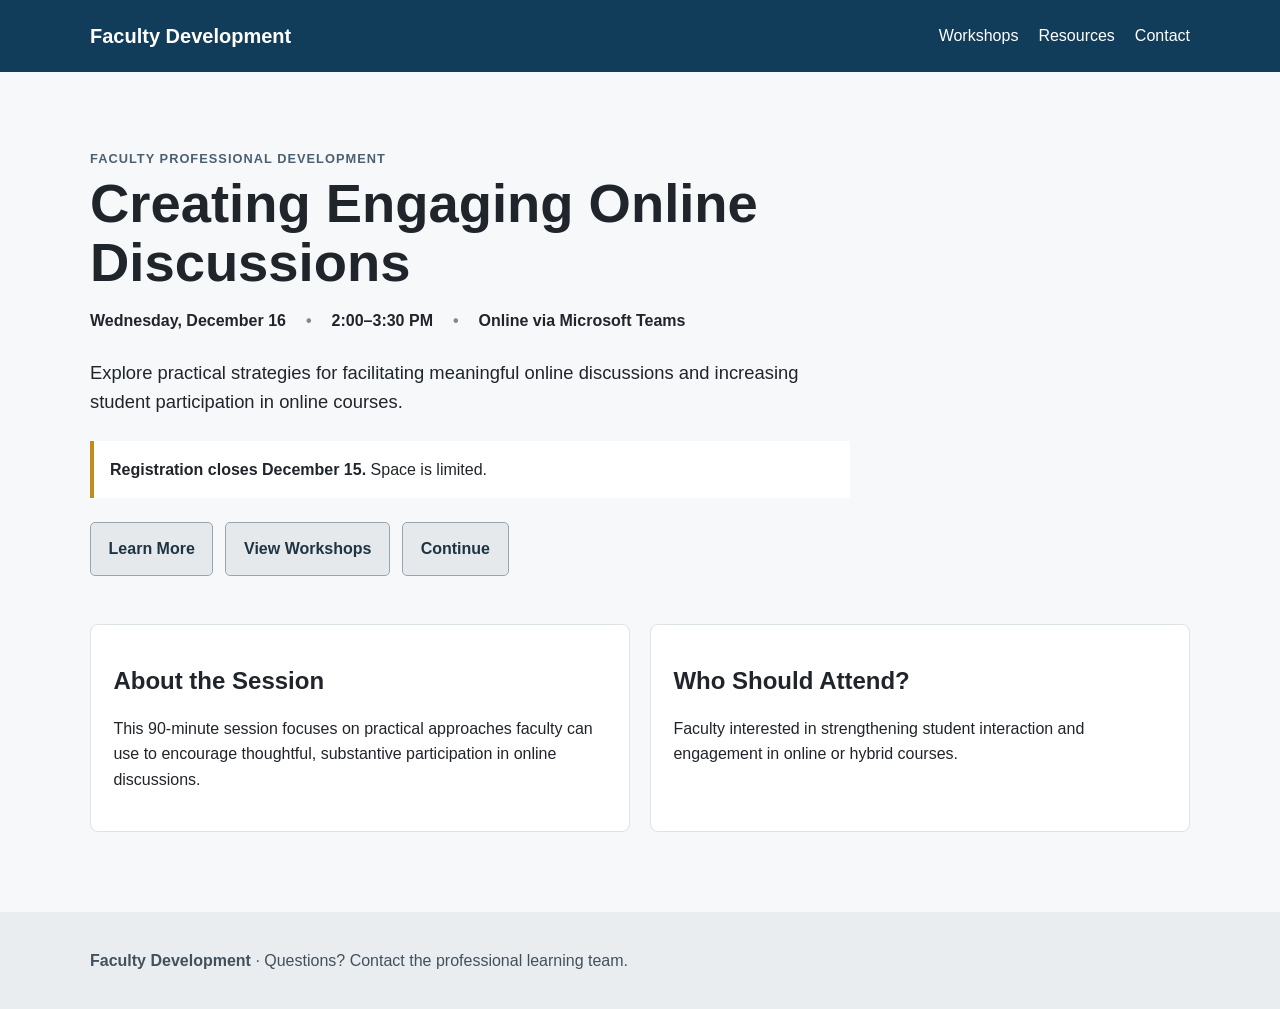
<file: original/index.html>
<!DOCTYPE html>
<html lang="en">
<head>
  <meta charset="UTF-8">
  <meta name="viewport" content="width=device-width, initial-scale=1.0">
  <title>Faculty Development | Creating Engaging Online Discussions</title>
  <link rel="stylesheet" href="css/styles.css">
</head>
<body>
  <!-- Semantic landmarks such as header, main, and footer help organize a page
       for both visual users and people using assistive technology. -->
  <header class="site-header">
    <div class="container header-inner">
      <a class="brand" href="index.html">Faculty Development</a>
      <nav aria-label="Primary navigation">
        <a href="workshops.html">Workshops</a>
        <a href="#resources">Resources</a>
        <a href="#contact">Contact</a>
      </nav>
    </div>
  </header>

  <main>
    <section class="hero container" aria-labelledby="workshop-title">
      <p class="eyebrow">Faculty Professional Development</p>
      <h1 id="workshop-title">Creating Engaging Online Discussions</h1>
      <div class="event-meta" aria-label="Workshop details">
        <span>Wednesday, December 16</span>
        <span>2:00–3:30 PM</span>
        <span>Online via Microsoft Teams</span>
      </div>

      <p class="lead">Explore practical strategies for facilitating meaningful online discussions and increasing student participation in online courses.</p>

      <div class="notice">
        <strong>Registration closes December 15.</strong> Space is limited.
      </div>

      <!-- UX TEACHING NOTE:
           All three actions are styled with similar visual weight, even though the
           user's immediate goal is registration. The links work correctly, but the
           interface makes the user interpret which action supports the goal. -->
      <div class="action-row" aria-label="Workshop actions">
        <a class="button" href="details.html">Learn More</a>
        <a class="button" href="workshops.html">View Workshops</a>
        <a class="button" href="register.html">Continue</a>
      </div>
    </section>

    <section class="container content-grid" id="resources">
      <article class="card">
        <h2>About the Session</h2>
        <p>This 90-minute session focuses on practical approaches faculty can use to encourage thoughtful, substantive participation in online discussions.</p>
      </article>
      <article class="card">
        <h2>Who Should Attend?</h2>
        <p>Faculty interested in strengthening student interaction and engagement in online or hybrid courses.</p>
      </article>
    </section>
  </main>

  <footer id="contact">
    <div class="container">
      <p><strong>Faculty Development</strong> · Questions? Contact the professional learning team.</p>
    </div>
  </footer>
</body>
</html>
</file>
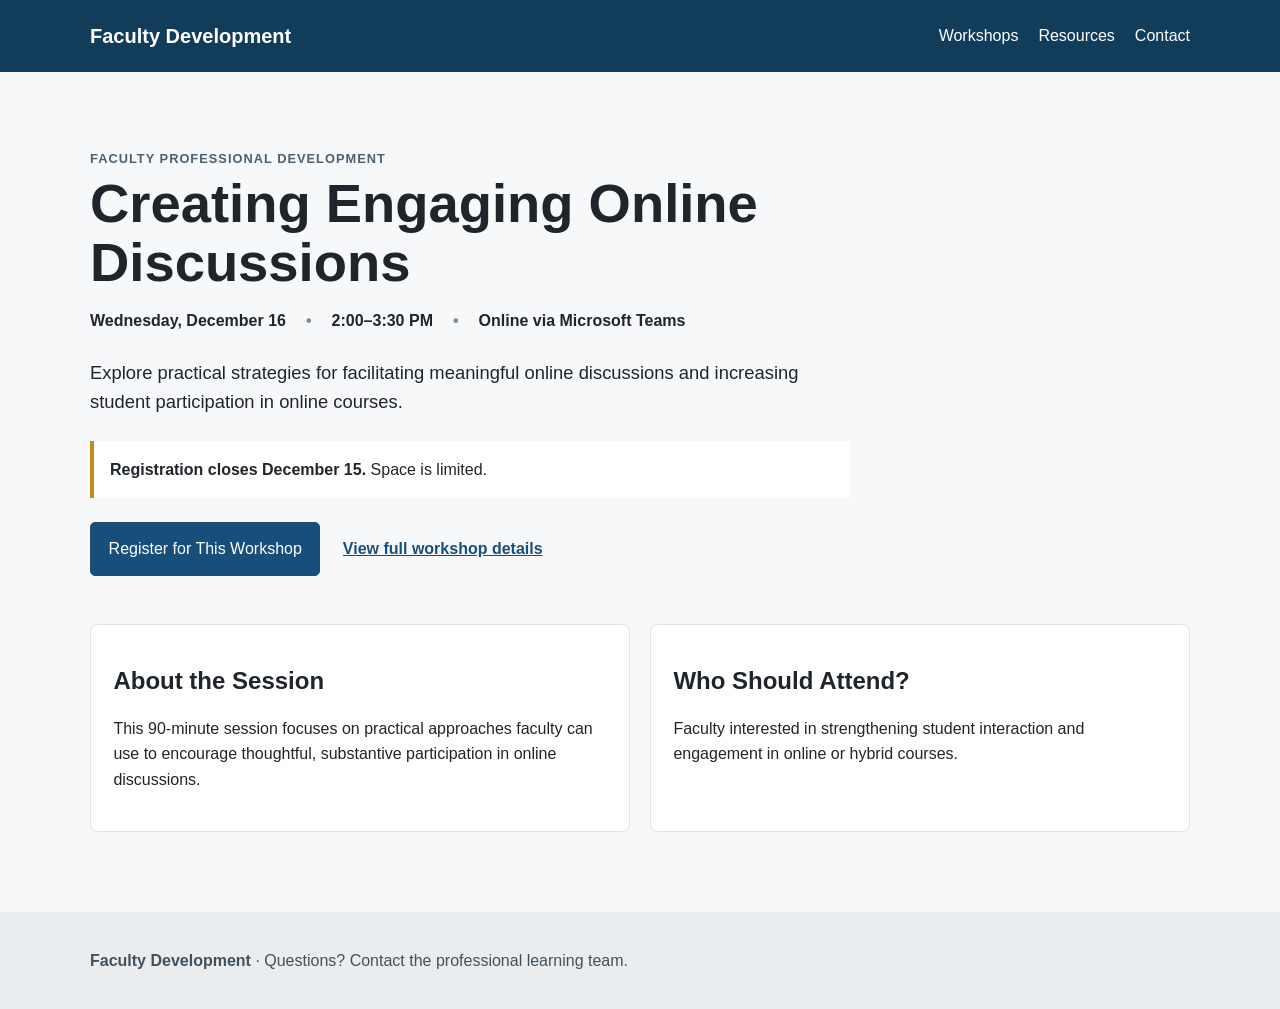
<file: redesigned/index.html>
<!DOCTYPE html>
<html lang="en">
<head>
  <meta charset="UTF-8"><meta name="viewport" content="width=device-width, initial-scale=1.0">
  <title>Faculty Development | Creating Engaging Online Discussions</title>
  <link rel="stylesheet" href="css/styles.css">
</head>
<body>
<header class="site-header"><div class="container header-inner"><a class="brand" href="index.html">Faculty Development</a><nav aria-label="Primary navigation"><a href="workshops.html">Workshops</a><a href="#resources">Resources</a><a href="#contact">Contact</a></nav></div></header>
<main>
  <section class="hero container" aria-labelledby="workshop-title">
    <p class="eyebrow">Faculty Professional Development</p>
    <h1 id="workshop-title">Creating Engaging Online Discussions</h1>
    <div class="event-meta" aria-label="Workshop details"><span>Wednesday, December 16</span><span>2:00–3:30 PM</span><span>Online via Microsoft Teams</span></div>
    <p class="lead">Explore practical strategies for facilitating meaningful online discussions and increasing student participation in online courses.</p>
    <div class="notice"><strong>Registration closes December 15.</strong> Space is limited.</div>

    <!-- UX TEACHING NOTE:
         The label describes the user's goal and expected result. The primary style
         creates visual hierarchy so registration is easy to locate quickly. -->
    <div class="primary-action">
      <a class="button button-primary" href="register.html">Register for This Workshop</a>
      <a class="secondary-link" href="details.html">View full workshop details</a>
    </div>
  </section>
  <section class="container content-grid" id="resources"><article class="card"><h2>About the Session</h2><p>This 90-minute session focuses on practical approaches faculty can use to encourage thoughtful, substantive participation in online discussions.</p></article><article class="card"><h2>Who Should Attend?</h2><p>Faculty interested in strengthening student interaction and engagement in online or hybrid courses.</p></article></section>
</main>
<footer id="contact"><div class="container"><p><strong>Faculty Development</strong> · Questions? Contact the professional learning team.</p></div></footer>
</body></html>
</file>
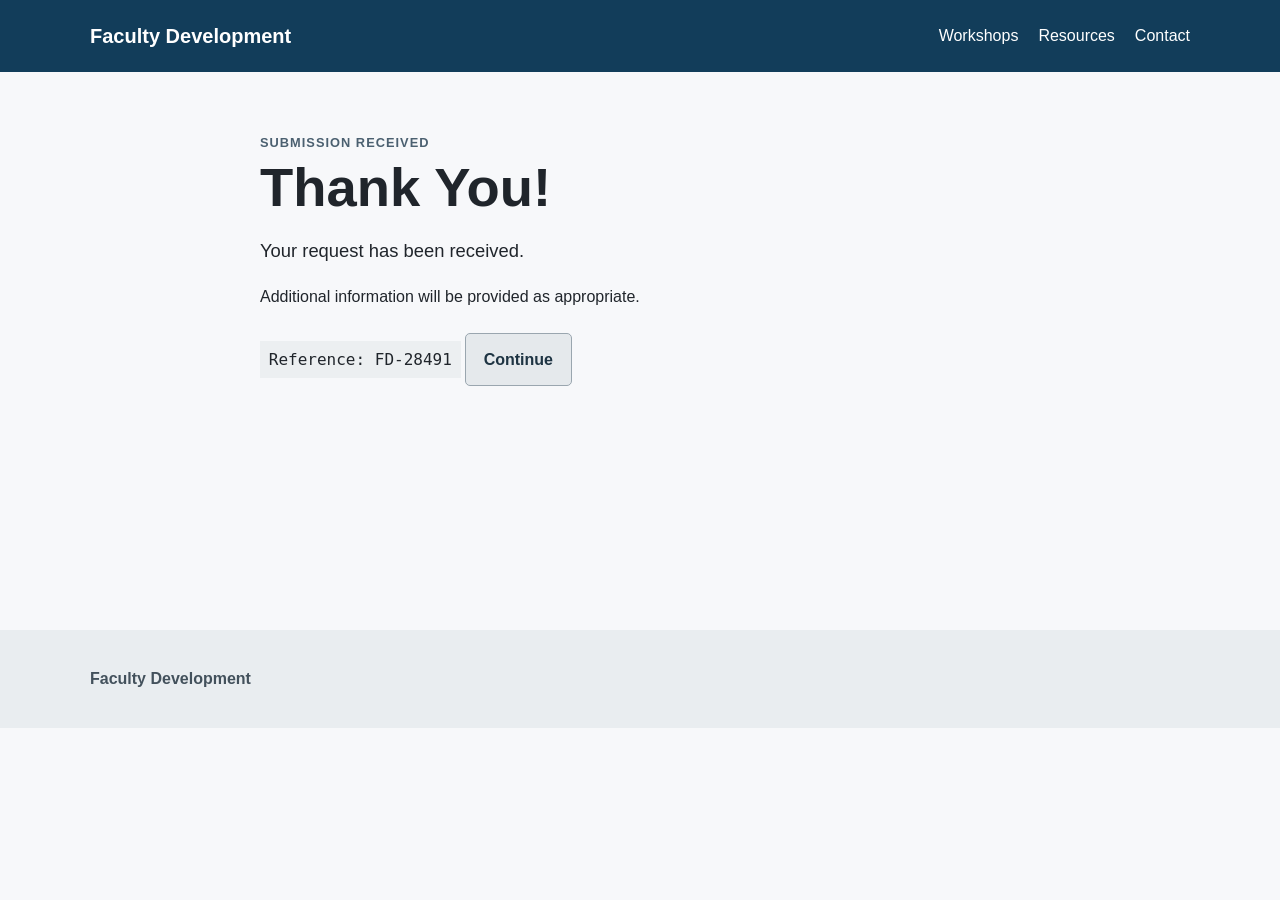
<file: original/confirmation.html>
<!DOCTYPE html>
<html lang="en">
<head><meta charset="UTF-8"><meta name="viewport" content="width=device-width, initial-scale=1.0"><title>Thank You | Faculty Development</title><link rel="stylesheet" href="css/styles.css"></head>
<body>
<header class="site-header"><div class="container header-inner"><a class="brand" href="index.html">Faculty Development</a><nav aria-label="Primary navigation"><a href="workshops.html">Workshops</a><a href="index.html#resources">Resources</a><a href="index.html#contact">Contact</a></nav></div></header>
<main class="container page-narrow confirmation-panel">
  <!-- UX TEACHING NOTE:
       The system completed the registration, but this message uses ambiguous language.
       "Request received" leaves the user unsure whether registration is confirmed. -->
  <p class="eyebrow">Submission Received</p>
  <h1>Thank You!</h1>
  <p class="lead">Your request has been received.</p>
  <p>Additional information will be provided as appropriate.</p>
  <p class="reference">Reference: FD-28491</p>
  <a class="button" href="index.html">Continue</a>
</main>
<footer><div class="container"><p><strong>Faculty Development</strong></p></div></footer>
</body></html>
</file>
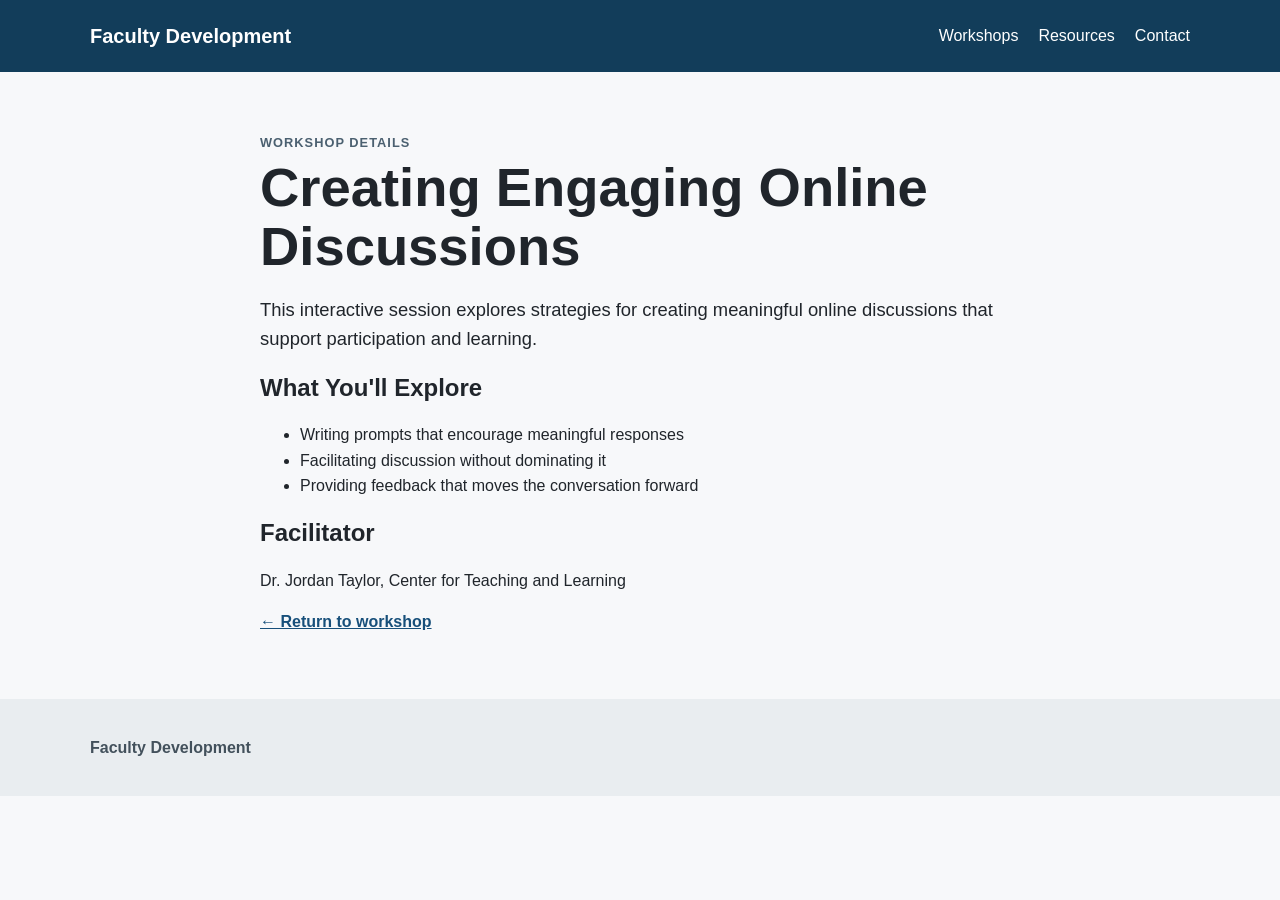
<file: original/details.html>
<!DOCTYPE html>
<html lang="en">
<head>
  <meta charset="UTF-8"><meta name="viewport" content="width=device-width, initial-scale=1.0">
  <title>Workshop Details | Faculty Development</title>
  <link rel="stylesheet" href="css/styles.css">
</head>
<body>
<header class="site-header"><div class="container header-inner"><a class="brand" href="index.html">Faculty Development</a><nav aria-label="Primary navigation"><a href="workshops.html">Workshops</a><a href="index.html#resources">Resources</a><a href="index.html#contact">Contact</a></nav></div></header>
<main class="container page-narrow">
  <p class="eyebrow">Workshop Details</p>
  <h1>Creating Engaging Online Discussions</h1>
  <p class="lead">This interactive session explores strategies for creating meaningful online discussions that support participation and learning.</p>
  <h2>What You'll Explore</h2>
  <ul><li>Writing prompts that encourage meaningful responses</li><li>Facilitating discussion without dominating it</li><li>Providing feedback that moves the conversation forward</li></ul>
  <h2>Facilitator</h2><p>Dr. Jordan Taylor, Center for Teaching and Learning</p>
  <!-- UX TEACHING NOTE: This page provides more information, but it still does not
       directly support the rushed user's registration goal. -->
  <a class="text-link" href="index.html">← Return to workshop</a>
</main>
<footer><div class="container"><p><strong>Faculty Development</strong></p></div></footer>
</body></html>
</file>
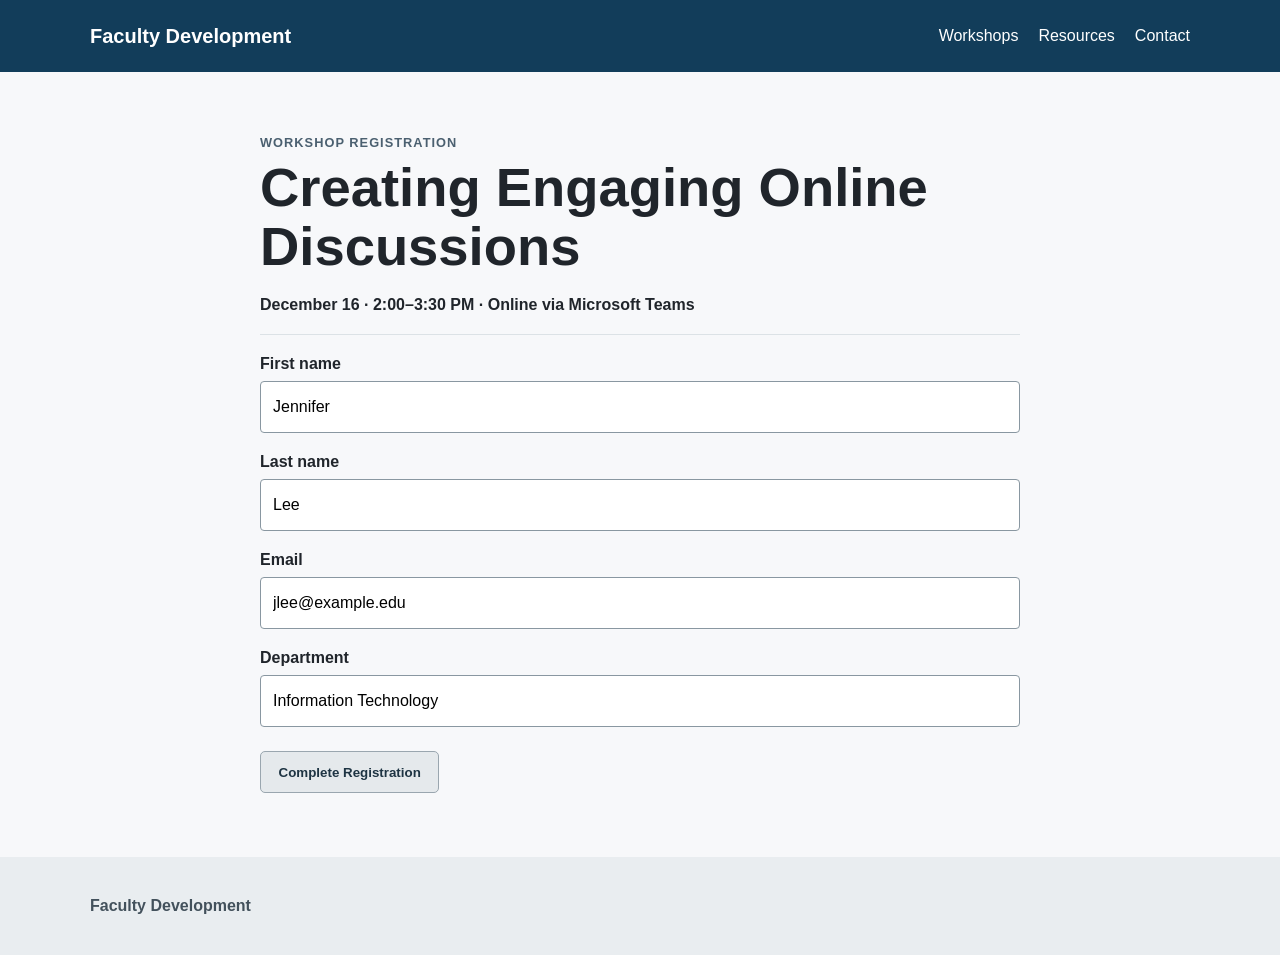
<file: original/register.html>
<!DOCTYPE html>
<html lang="en">
<head>
  <meta charset="UTF-8"><meta name="viewport" content="width=device-width, initial-scale=1.0">
  <title>Workshop Registration | Faculty Development</title>
  <link rel="stylesheet" href="css/styles.css">
</head>
<body>
<header class="site-header"><div class="container header-inner"><a class="brand" href="index.html">Faculty Development</a><nav aria-label="Primary navigation"><a href="workshops.html">Workshops</a><a href="index.html#resources">Resources</a><a href="index.html#contact">Contact</a></nav></div></header>
<main class="container page-narrow">
  <p class="eyebrow">Workshop Registration</p>
  <h1>Creating Engaging Online Discussions</h1>
  <p class="event-summary">December 16 · 2:00–3:30 PM · Online via Microsoft Teams</p>

  <!-- The form is intentionally reasonable in both versions. The lesson is not
       "make everything different." Good redesign focuses on actual user friction. -->
  <form id="registration-form" action="confirmation.html">
    <div class="form-row"><label for="first-name">First name</label><input id="first-name" name="firstName" type="text" value="Jennifer" required></div>
    <div class="form-row"><label for="last-name">Last name</label><input id="last-name" name="lastName" type="text" value="Lee" required></div>
    <div class="form-row"><label for="email">Email</label><input id="email" name="email" type="email" value="jlee@example.edu" required></div>
    <div class="form-row"><label for="department">Department</label><input id="department" name="department" type="text" value="Information Technology"></div>
    <button class="button form-submit" type="submit">Complete Registration</button>
  </form>
</main>
<footer><div class="container"><p><strong>Faculty Development</strong></p></div></footer>
<script src="js/app.js"></script>
</body></html>
</file>
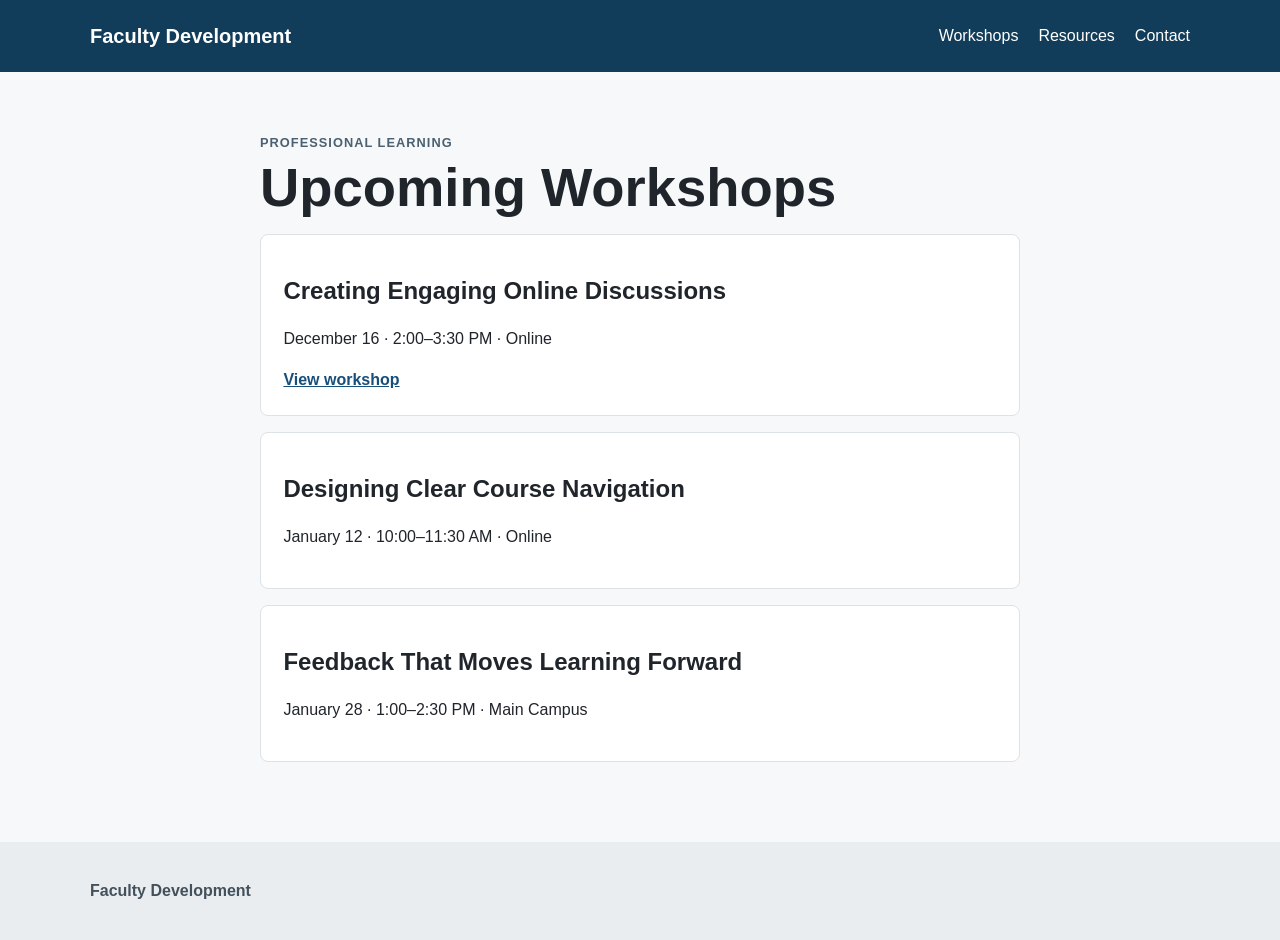
<file: original/workshops.html>
<!DOCTYPE html><html lang="en"><head><meta charset="UTF-8"><meta name="viewport" content="width=device-width, initial-scale=1.0"><title>Workshops | Faculty Development</title><link rel="stylesheet" href="css/styles.css"></head><body>
<header class="site-header"><div class="container header-inner"><a class="brand" href="index.html">Faculty Development</a><nav aria-label="Primary navigation"><a href="workshops.html" aria-current="page">Workshops</a><a href="index.html#resources">Resources</a><a href="index.html#contact">Contact</a></nav></div></header>
<main class="container page-narrow"><p class="eyebrow">Professional Learning</p><h1>Upcoming Workshops</h1><div class="card"><h2>Creating Engaging Online Discussions</h2><p>December 16 · 2:00–3:30 PM · Online</p><a class="text-link" href="index.html">View workshop</a></div><div class="card"><h2>Designing Clear Course Navigation</h2><p>January 12 · 10:00–11:30 AM · Online</p></div><div class="card"><h2>Feedback That Moves Learning Forward</h2><p>January 28 · 1:00–2:30 PM · Main Campus</p></div></main>
<footer><div class="container"><p><strong>Faculty Development</strong></p></div></footer></body></html>
</file>
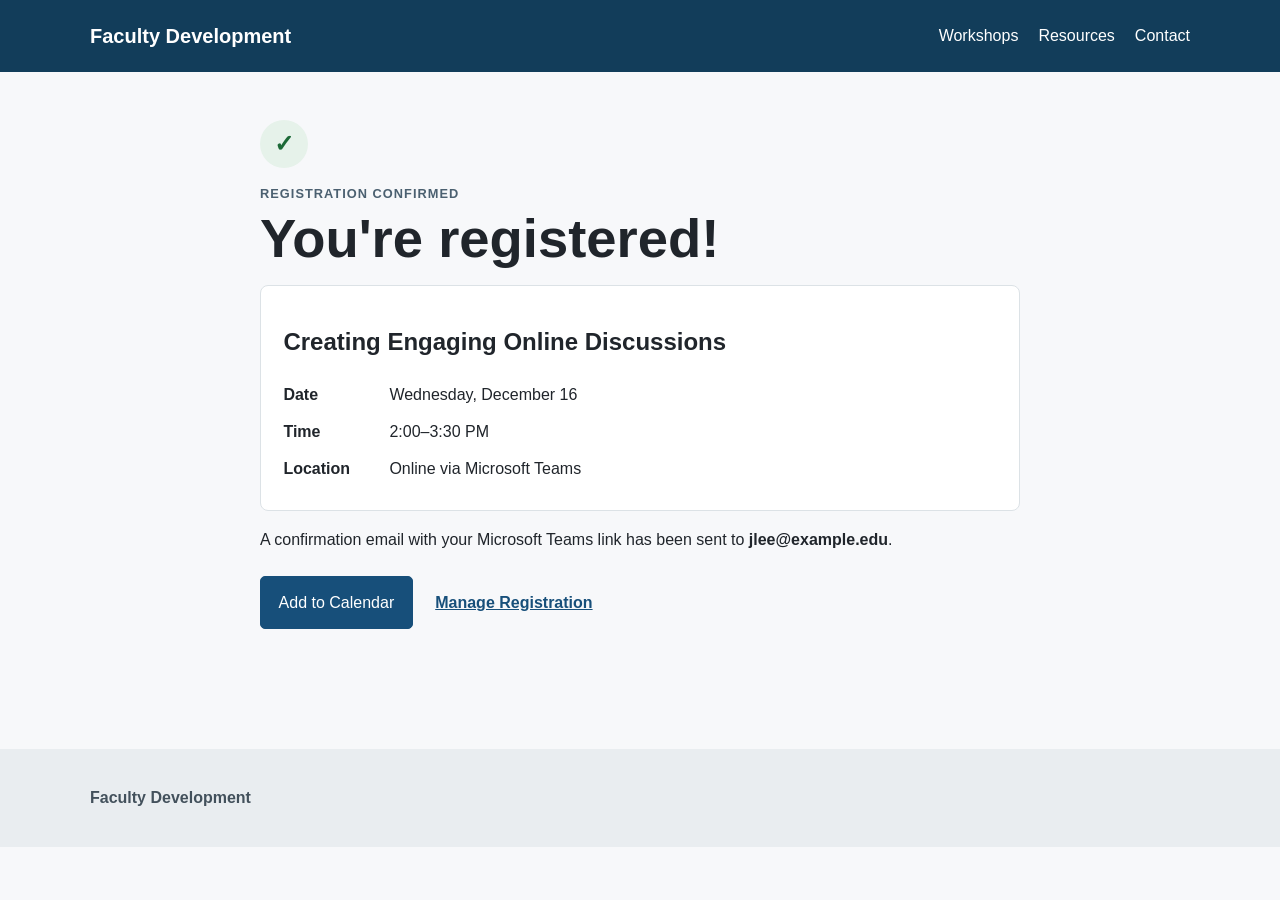
<file: redesigned/confirmation.html>
<!DOCTYPE html>
<html lang="en"><head><meta charset="UTF-8"><meta name="viewport" content="width=device-width, initial-scale=1.0"><title>Registration Confirmed | Faculty Development</title><link rel="stylesheet" href="css/styles.css"></head>
<body>
<header class="site-header"><div class="container header-inner"><a class="brand" href="index.html">Faculty Development</a><nav aria-label="Primary navigation"><a href="workshops.html">Workshops</a><a href="index.html#resources">Resources</a><a href="index.html#contact">Contact</a></nav></div></header>
<main class="container page-narrow confirmation-panel">
  <!-- UX TEACHING NOTE:
       A success message should clearly state the outcome before asking the user to
       interpret details. The user should not have to wonder whether registration worked. -->
  <p class="success-mark" aria-hidden="true">✓</p>
  <p class="eyebrow">Registration Confirmed</p>
  <h1>You're registered!</h1>
  <div class="confirmation-card">
    <h2>Creating Engaging Online Discussions</h2>
    <dl class="details-list"><div><dt>Date</dt><dd>Wednesday, December 16</dd></div><div><dt>Time</dt><dd>2:00–3:30 PM</dd></div><div><dt>Location</dt><dd>Online via Microsoft Teams</dd></div></dl>
  </div>
  <!-- UX TEACHING NOTE: This copy anticipates the user's next question: "How do I attend?" -->
  <p>A confirmation email with your Microsoft Teams link has been sent to <strong>jlee@example.edu</strong>.</p>
  <div class="confirmation-actions"><button class="button button-primary" type="button" id="calendar-button">Add to Calendar</button><a class="secondary-link" href="manage.html">Manage Registration</a></div>
  <p id="calendar-message" class="status-message" role="status" aria-live="polite"></p>
</main>
<footer><div class="container"><p><strong>Faculty Development</strong></p></div></footer>
<script src="js/app.js"></script>
</body></html>
</file>
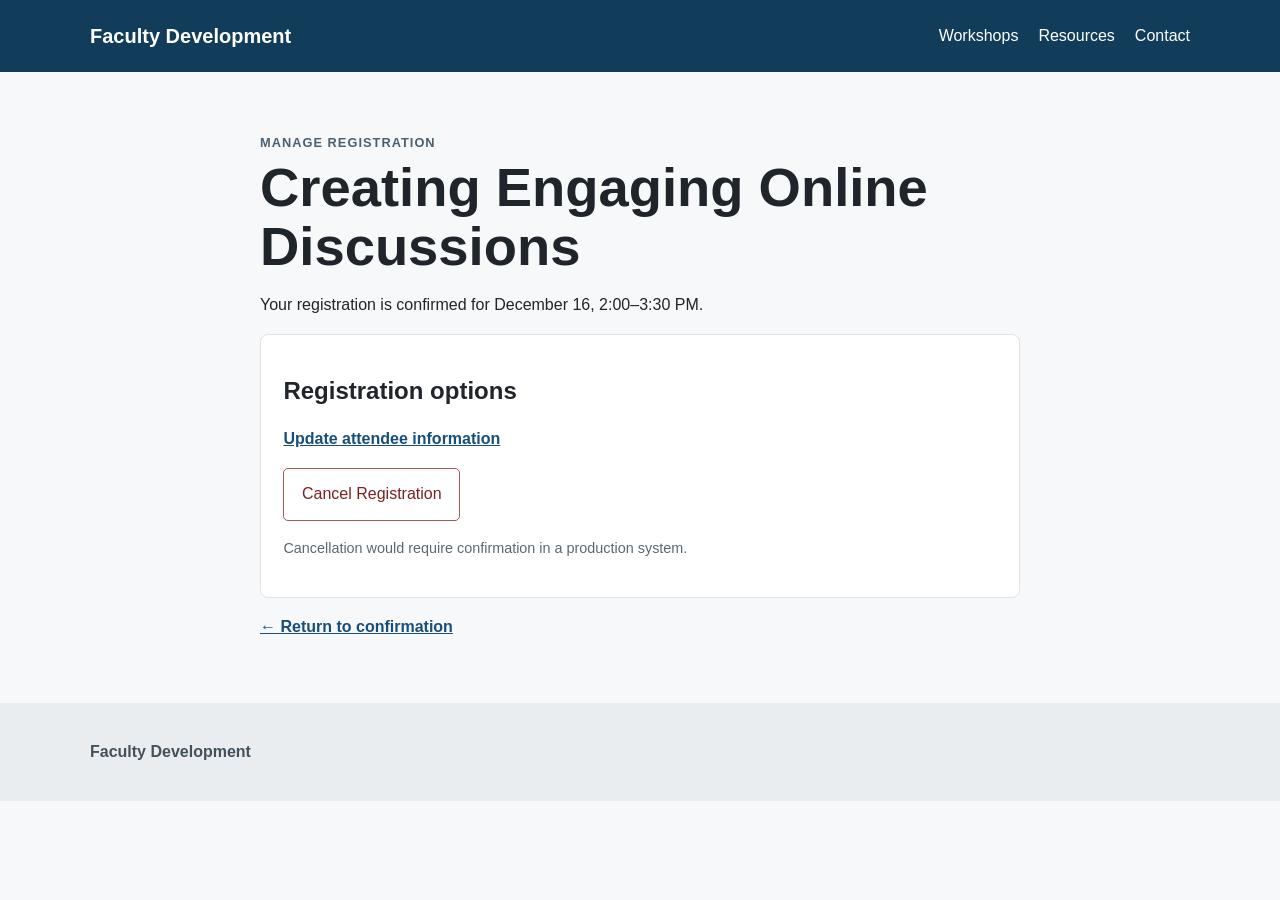
<file: redesigned/manage.html>
<!DOCTYPE html><html lang="en"><head><meta charset="UTF-8"><meta name="viewport" content="width=device-width, initial-scale=1.0"><title>Manage Registration | Faculty Development</title><link rel="stylesheet" href="css/styles.css"></head><body>
<header class="site-header"><div class="container header-inner"><a class="brand" href="index.html">Faculty Development</a><nav aria-label="Primary navigation"><a href="workshops.html">Workshops</a><a href="index.html#resources">Resources</a><a href="index.html#contact">Contact</a></nav></div></header>
<main class="container page-narrow"><p class="eyebrow">Manage Registration</p><h1>Creating Engaging Online Discussions</h1><p>Your registration is confirmed for December 16, 2:00–3:30 PM.</p><div class="card"><h2>Registration options</h2><p><a class="text-link" href="register.html">Update attendee information</a></p><p><button class="button button-danger" type="button">Cancel Registration</button></p><p class="small-note">Cancellation would require confirmation in a production system.</p></div><a class="text-link" href="confirmation.html">← Return to confirmation</a></main>
<footer><div class="container"><p><strong>Faculty Development</strong></p></div></footer></body></html>
</file>
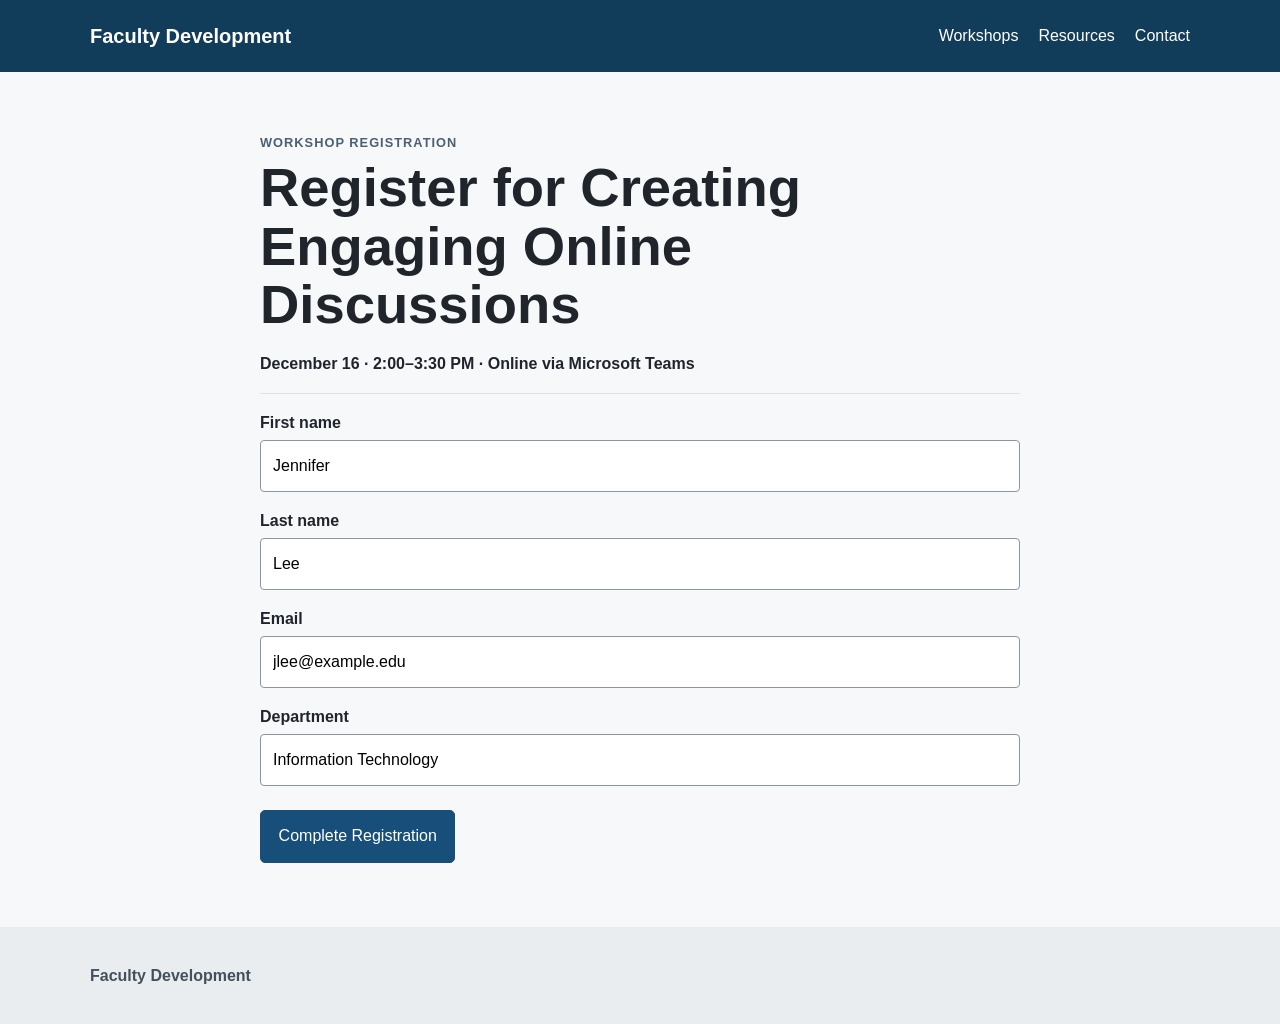
<file: redesigned/register.html>
<!DOCTYPE html>
<html lang="en"><head><meta charset="UTF-8"><meta name="viewport" content="width=device-width, initial-scale=1.0"><title>Register | Faculty Development</title><link rel="stylesheet" href="css/styles.css"></head>
<body>
<header class="site-header"><div class="container header-inner"><a class="brand" href="index.html">Faculty Development</a><nav aria-label="Primary navigation"><a href="workshops.html">Workshops</a><a href="index.html#resources">Resources</a><a href="index.html#contact">Contact</a></nav></div></header>
<main class="container page-narrow">
  <p class="eyebrow">Workshop Registration</p>
  <h1>Register for Creating Engaging Online Discussions</h1>
  <p class="event-summary">December 16 · 2:00–3:30 PM · Online via Microsoft Teams</p>
  <!-- The form remains intentionally similar to the original. Redesign should solve
       demonstrated user problems rather than changing every element unnecessarily. -->
  <form id="registration-form" action="confirmation.html">
    <div class="form-row"><label for="first-name">First name</label><input id="first-name" name="firstName" type="text" value="Jennifer" required></div>
    <div class="form-row"><label for="last-name">Last name</label><input id="last-name" name="lastName" type="text" value="Lee" required></div>
    <div class="form-row"><label for="email">Email</label><input id="email" name="email" type="email" value="jlee@example.edu" required></div>
    <div class="form-row"><label for="department">Department</label><input id="department" name="department" type="text" value="Information Technology"></div>
    <button class="button button-primary form-submit" type="submit">Complete Registration</button>
  </form>
</main>
<footer><div class="container"><p><strong>Faculty Development</strong></p></div></footer>
<script src="js/app.js"></script>
</body></html>
</file>
<file: original/css/styles.css>
/*
   UX MICROlearning DEMO — ORIGINAL EXPERIENCE
   ------------------------------------------------------------
   This stylesheet demonstrates clean, approachable CSS. The "original"
   experience is not intentionally ugly or inaccessible. Its UX friction
   comes from selected content and interface decisions, not broken code.
*/

* { box-sizing: border-box; }
html { font-family: Arial, Helvetica, sans-serif; color: #20252b; background: #f7f8fa; }
body { margin: 0; line-height: 1.6; }
a { color: #174f7a; }
.container { width: min(1100px, calc(100% - 2rem)); margin-inline: auto; }
.site-header { background: #123d5a; color: white; }
.header-inner { min-height: 72px; display: flex; align-items: center; justify-content: space-between; gap: 1rem; }
.brand { color: white; text-decoration: none; font-size: 1.25rem; font-weight: 700; }
nav { display: flex; gap: 1.25rem; flex-wrap: wrap; }
nav a { color: white; text-decoration: none; }
nav a:hover, nav a:focus { text-decoration: underline; }
.hero { padding-block: 4rem 3rem; }
.eyebrow { text-transform: uppercase; letter-spacing: .08em; font-weight: 700; font-size: .8rem; color: #4b6070; margin-bottom: .35rem; }
h1 { font-size: clamp(2rem, 5vw, 3.4rem); line-height: 1.08; margin: 0 0 1rem; max-width: 850px; }
h2 { line-height: 1.2; }
.lead { font-size: 1.15rem; max-width: 760px; }
.event-meta { display: flex; gap: .65rem 1.25rem; flex-wrap: wrap; font-weight: 700; margin-bottom: 1.5rem; }
.event-meta span:not(:last-child)::after { content: "•"; margin-left: 1.25rem; color: #7d8a94; }
.notice { background: white; border-left: 4px solid #c38b1c; padding: 1rem; margin: 1.5rem 0; max-width: 760px; }
.action-row { display: flex; flex-wrap: wrap; gap: .75rem; margin-top: 1.5rem; }
/* UX TEACHING NOTE: Similar styling gives each action similar visual priority. */
.button { display: inline-block; background: #e5e9ec; border: 1px solid #9aa6af; color: #1e3443; text-decoration: none; padding: .8rem 1.1rem; border-radius: 5px; font-weight: 700; cursor: pointer; }
.button:hover, .button:focus { background: #d8dee3; outline: 3px solid rgba(23,79,122,.25); outline-offset: 2px; }
.content-grid { display: grid; grid-template-columns: repeat(2, 1fr); gap: 1.25rem; padding-bottom: 4rem; }
.card { background: white; border: 1px solid #dce2e6; border-radius: 8px; padding: 1.4rem; margin-bottom: 1rem; }
.page-narrow { max-width: 760px; padding-block: 3rem 4rem; }
.event-summary { font-weight: 700; padding-bottom: 1rem; border-bottom: 1px solid #dce2e6; }
.form-row { margin-bottom: 1rem; }
label { display: block; font-weight: 700; margin-bottom: .3rem; }
input { width: 100%; padding: .75rem; border: 1px solid #8997a1; border-radius: 4px; font: inherit; background: white; }
input:focus { outline: 3px solid rgba(23,79,122,.25); border-color: #174f7a; }
.form-submit { margin-top: .5rem; }
.text-link { font-weight: 700; }
.confirmation-panel { min-height: 62vh; }
.reference { font-family: Consolas, monospace; background: #eceff1; display: inline-block; padding: .35rem .55rem; }
footer { background: #e9edf0; padding: 1.25rem 0; color: #43515c; }
@media (max-width: 700px) {
  .header-inner { align-items: flex-start; flex-direction: column; padding-block: 1rem; }
  .content-grid { grid-template-columns: 1fr; }
  .event-meta { display: block; }
  .event-meta span { display: block; }
  .event-meta span:not(:last-child)::after { content: ""; margin: 0; }
}
</file>
<file: redesigned/css/styles.css>
/*
   UX MICROLEARNING DEMO — REDESIGNED EXPERIENCE
   ------------------------------------------------------------
   This version uses the same content and core functionality as the original,
   but selected interface decisions better support the user's stated goal.
*/
* { box-sizing: border-box; }
html { font-family: Arial, Helvetica, sans-serif; color: #20252b; background: #f7f8fa; }
body { margin: 0; line-height: 1.6; }
a { color: #174f7a; }
.container { width: min(1100px, calc(100% - 2rem)); margin-inline: auto; }
.site-header { background: #123d5a; color: white; }
.header-inner { min-height: 72px; display: flex; align-items: center; justify-content: space-between; gap: 1rem; }
.brand { color: white; text-decoration: none; font-size: 1.25rem; font-weight: 700; }
nav { display: flex; gap: 1.25rem; flex-wrap: wrap; }
nav a { color: white; text-decoration: none; }
nav a:hover, nav a:focus { text-decoration: underline; }
.hero { padding-block: 4rem 3rem; }
.eyebrow { text-transform: uppercase; letter-spacing: .08em; font-weight: 700; font-size: .8rem; color: #4b6070; margin-bottom: .35rem; }
h1 { font-size: clamp(2rem, 5vw, 3.4rem); line-height: 1.08; margin: 0 0 1rem; max-width: 850px; }
h2 { line-height: 1.2; }
.lead { font-size: 1.15rem; max-width: 760px; }
.event-meta { display: flex; gap: .65rem 1.25rem; flex-wrap: wrap; font-weight: 700; margin-bottom: 1.5rem; }
.event-meta span:not(:last-child)::after { content: "•"; margin-left: 1.25rem; color: #7d8a94; }
.notice { background: white; border-left: 4px solid #c38b1c; padding: 1rem; margin: 1.5rem 0; max-width: 760px; }
.primary-action { display: flex; align-items: center; gap: 1rem 1.4rem; flex-wrap: wrap; margin-top: 1.5rem; }
.button { display: inline-block; border: 1px solid #9aa6af; text-decoration: none; padding: .8rem 1.1rem; border-radius: 5px; font-weight: 700; cursor: pointer; font: inherit; }
/* Visual hierarchy makes the primary task easier to locate without removing secondary choices. */
.button-primary { background: #174f7a; border-color: #174f7a; color: white; }
.button-primary:hover, .button-primary:focus { background: #103b5c; outline: 3px solid rgba(23,79,122,.25); outline-offset: 2px; }
.secondary-link { font-weight: 700; }
.content-grid { display: grid; grid-template-columns: repeat(2, 1fr); gap: 1.25rem; padding-bottom: 4rem; }
.card, .confirmation-card { background: white; border: 1px solid #dce2e6; border-radius: 8px; padding: 1.4rem; margin-bottom: 1rem; }
.page-narrow { max-width: 760px; padding-block: 3rem 4rem; }
.event-summary { font-weight: 700; padding-bottom: 1rem; border-bottom: 1px solid #dce2e6; }
.form-row { margin-bottom: 1rem; }
label { display: block; font-weight: 700; margin-bottom: .3rem; }
input { width: 100%; padding: .75rem; border: 1px solid #8997a1; border-radius: 4px; font: inherit; background: white; }
input:focus { outline: 3px solid rgba(23,79,122,.25); border-color: #174f7a; }
.form-submit { margin-top: .5rem; }
.text-link { font-weight: 700; }
.confirmation-panel { min-height: 62vh; }
.success-mark { width: 48px; height: 48px; border-radius: 50%; display: grid; place-items: center; background: #e6f2ea; color: #1d6a38; font-size: 1.5rem; font-weight: 700; margin: 0 0 1rem; }
.details-list { margin: 0; }
.details-list div { display: grid; grid-template-columns: 90px 1fr; gap: 1rem; padding: .35rem 0; }
dt { font-weight: 700; } dd { margin: 0; }
.confirmation-actions { display: flex; align-items: center; flex-wrap: wrap; gap: 1rem 1.4rem; margin-top: 1.5rem; }
.status-message { min-height: 1.5rem; font-weight: 700; color: #315b3f; }
.button-danger { background: white; color: #7c2020; border-color: #a85656; }
.small-note { color: #5c6870; font-size: .9rem; }
footer { background: #e9edf0; padding: 1.25rem 0; color: #43515c; }
@media (max-width: 700px) {
  .header-inner { align-items: flex-start; flex-direction: column; padding-block: 1rem; }
  .content-grid { grid-template-columns: 1fr; }
  .event-meta { display: block; }
  .event-meta span { display: block; }
  .event-meta span:not(:last-child)::after { content: ""; margin: 0; }
}
</file>
